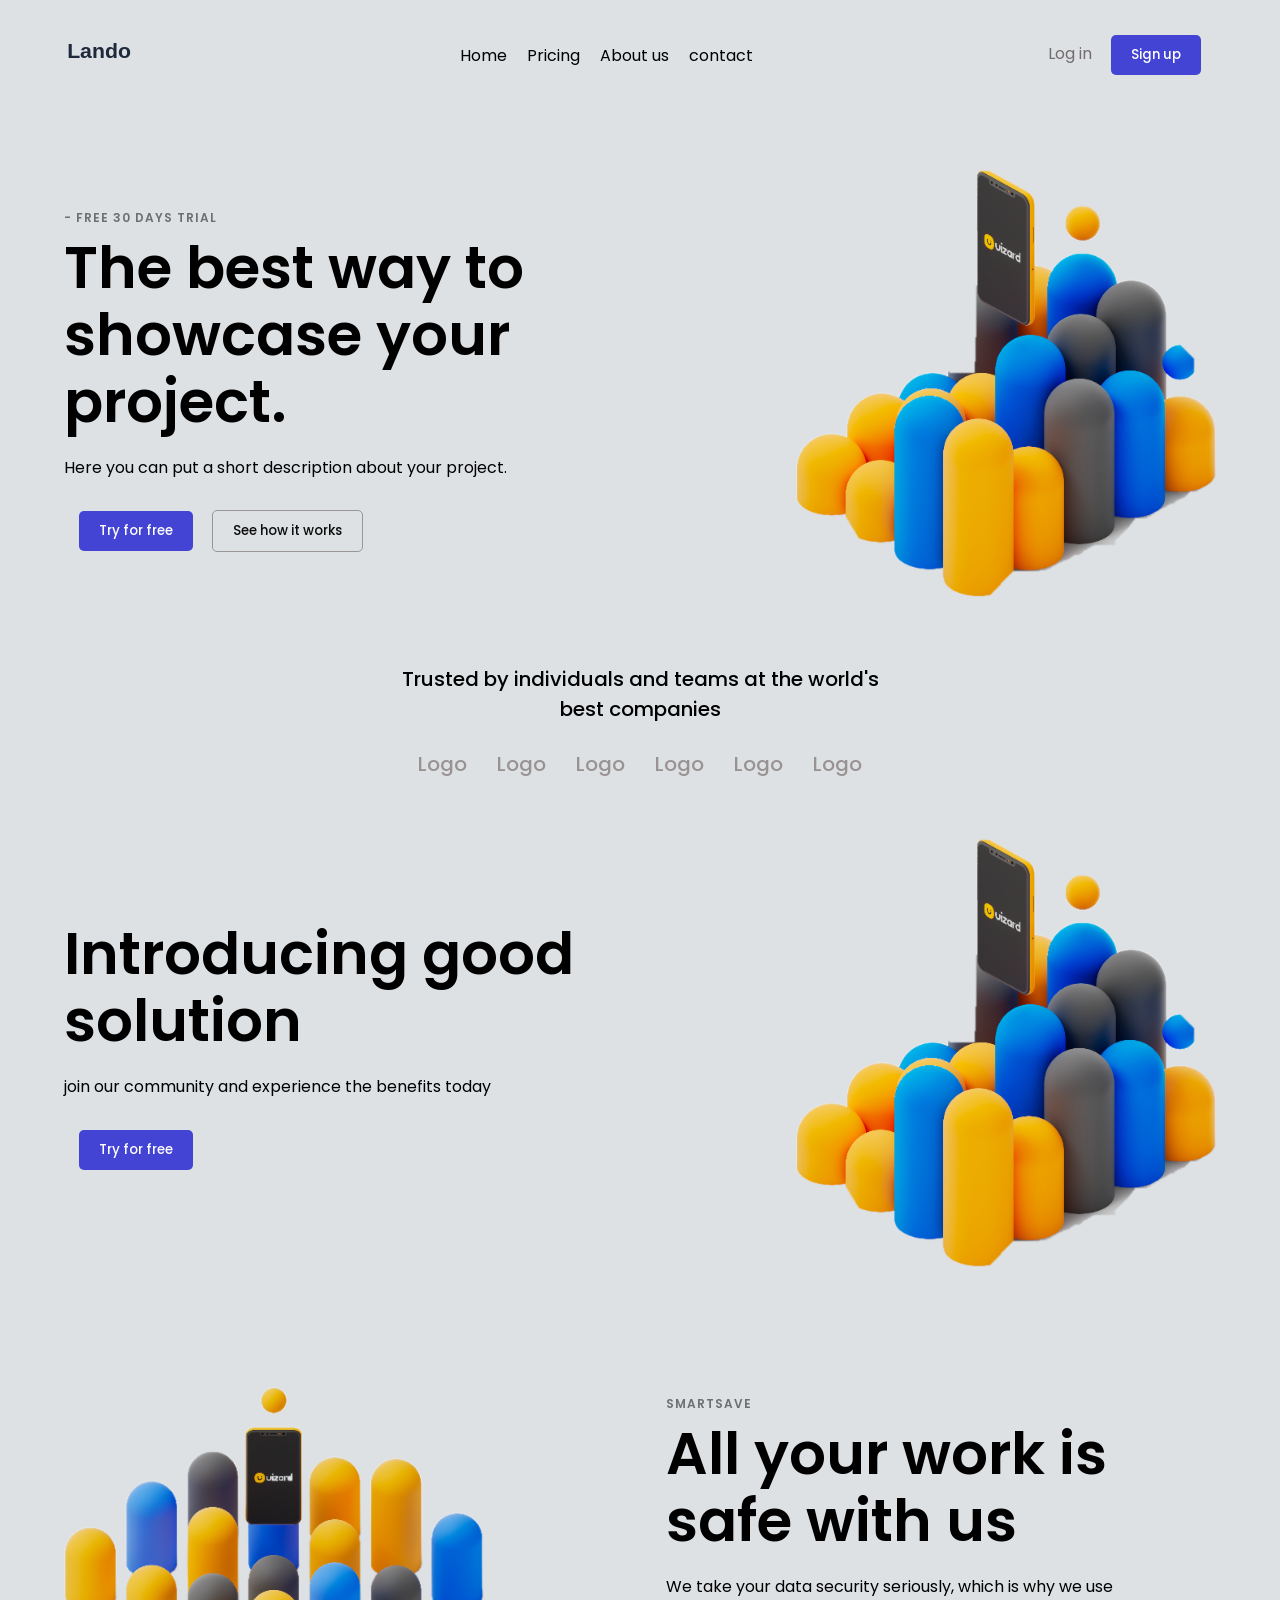
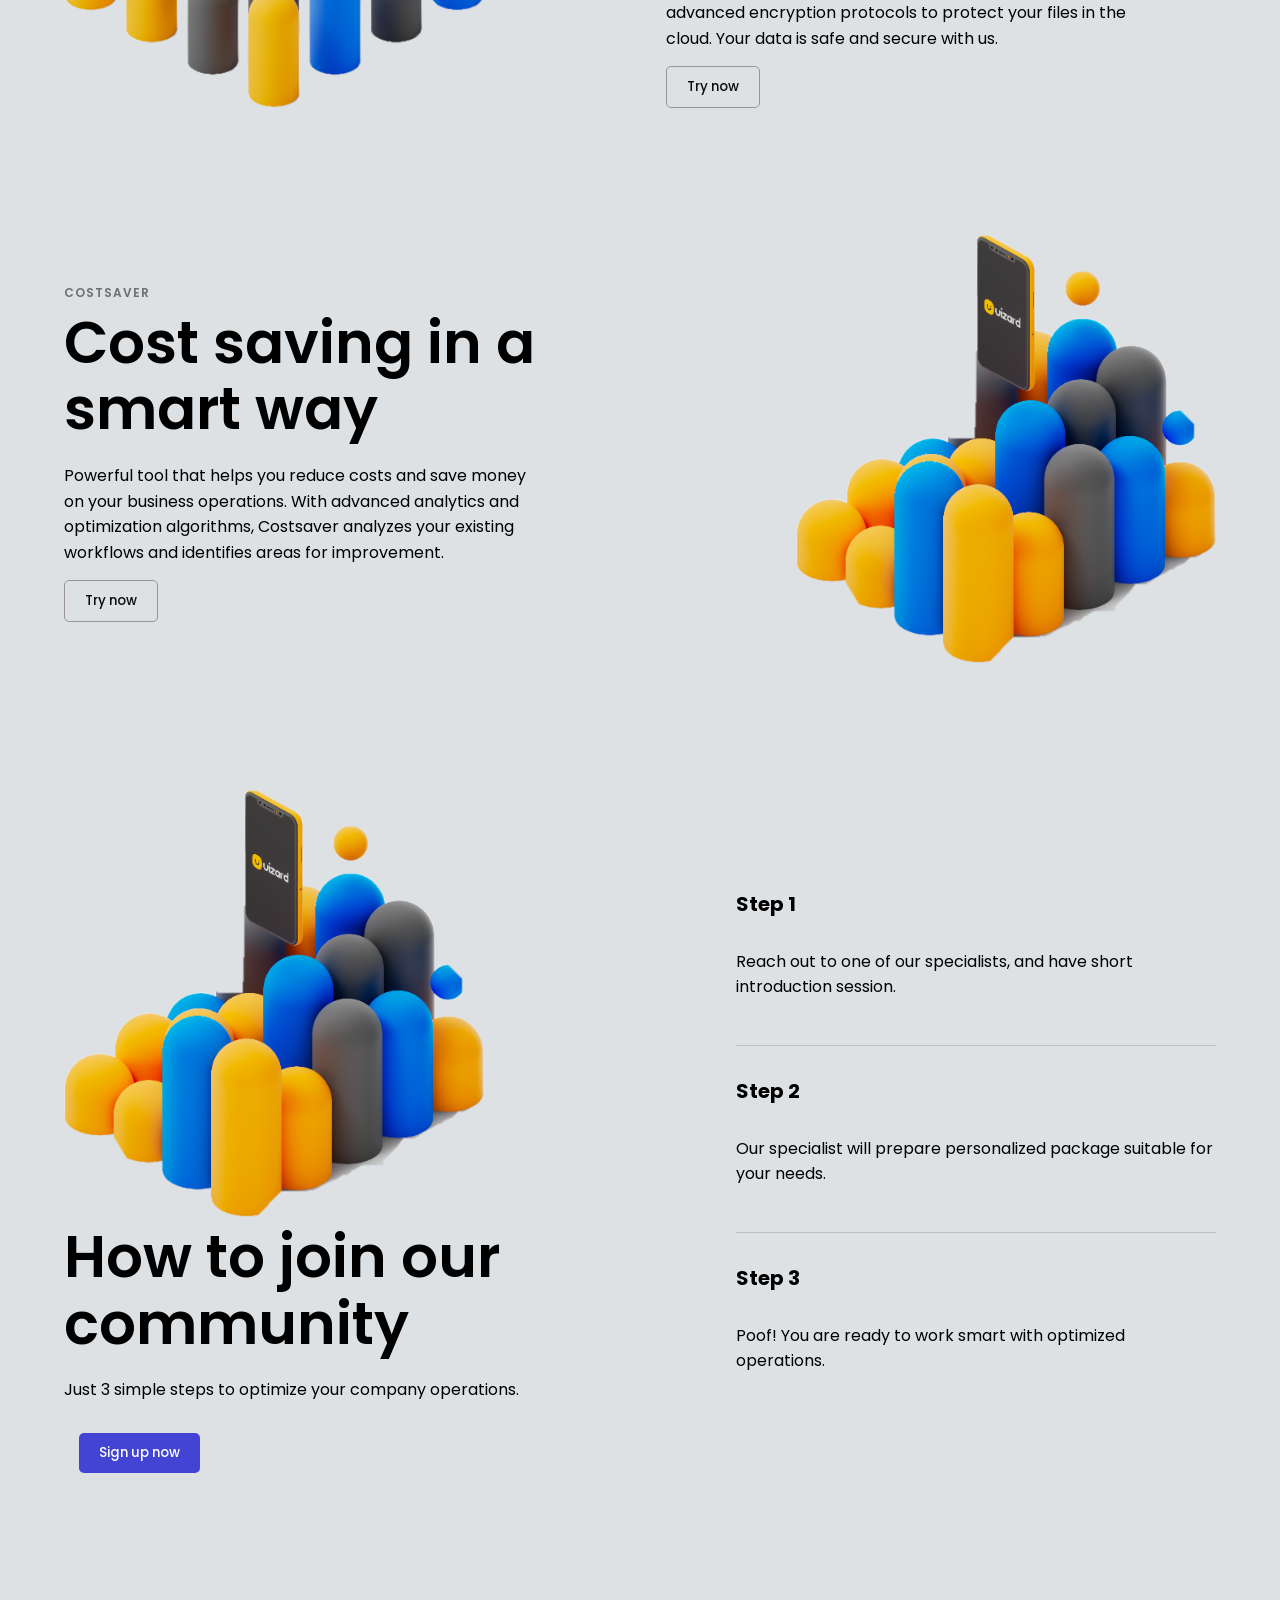
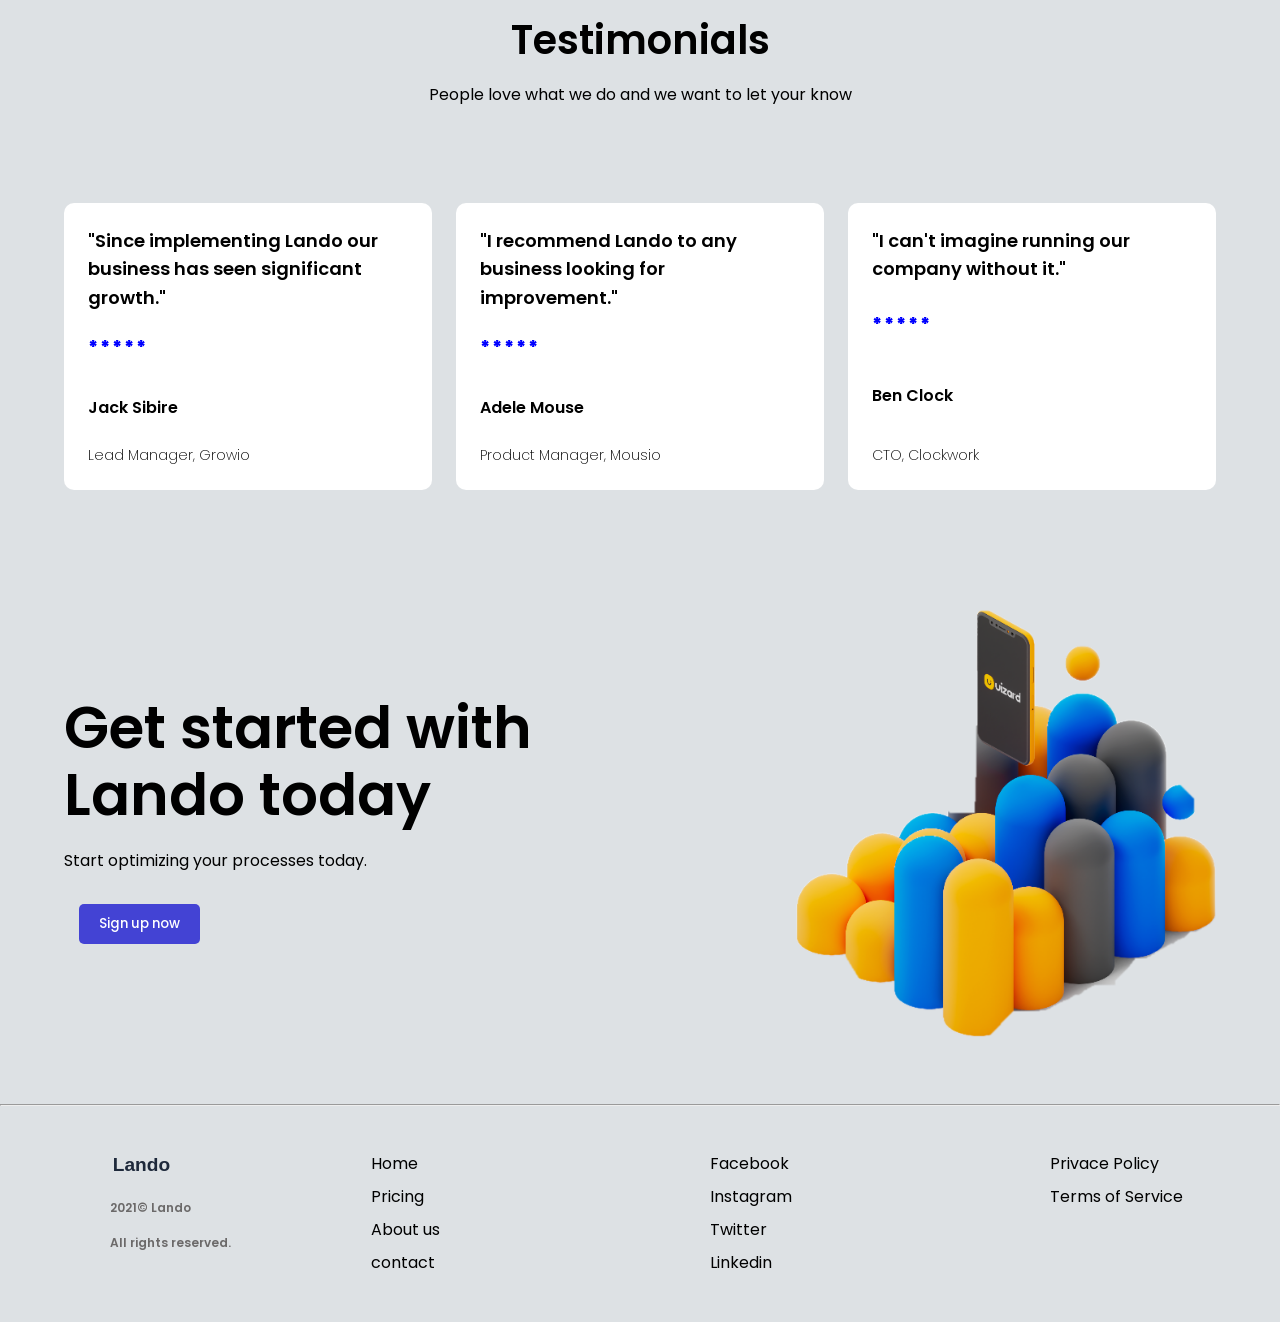
<file: index.html>
<!DOCTYPE html>
<html lang="en">

<head>
    <meta charset="UTF-8">
    <meta name="viewport" content="width=device-width, initial-scale=1.0">
    <title>mini-project</title>
    <link rel="stylesheet" href="./style.css">

</head>

<body>
    <nav class="navigation">
        <div>
            <img class="main-logo" src="./assets/logo.svg" alt="">
        </div>
        <div class="menu-links">
            <a href="index.html">Home</a>
            <a href="pricing.html">Pricing</a>
            <a href="about.html">About us</a>
            <a href="contact.html">contact</a>
        </div>
        <div>
            <a href="">Log in</a>
            <button class="btn-nav">Sign up</button>
        </div>
    </nav>

    <div class="home page0">
        <div class="home-p">
            <p class="badge">- FREE 30 DAYS TRIAL</p>
            <p class="head">The best way to showcase your project.</p>
            <p class="description">Here you can put a short description about your project.</p>
            <button class="btn-nav">Try for free</button>
            <button class="btn">See how it works</button>
        </div>
        <div>
            <img class="image image1" src="./assets/home-icon-2.png" alt="">
        </div>
    </div>
    <div class="design">
        <span>Trusted by individuals and teams at the world's <br> best companies </span><br>
        <div class="logo">
            <span>Logo</span>
            <span>Logo</span>
            <span>Logo</span>
            <span>Logo</span>
            <span>Logo</span>
            <span>Logo</span>
        </div>
    </div>
    <div class="home page-1">
        <div class="page-1.1">
            <p class="head">Introducing good solution</p>
            <p>join our community and experience the benefits today</p>
            <button class=" btn-nav">Try for free</button>
        </div>
        <img class="image image2" src="./assets/home-icon-2.png" alt="">
    </div>

    <div class="home page-2">
        <div>
            <img class="image image3" src="./assets/isolated_3d_graphic.png" alt="">
        </div>
        <div>
            <p class="badge">SMARTSAVE</p>
            <p class="head">All your work is safe
                with us</p>
            <p>We take your data security seriously, which is
                why we use advanced encryption protocols
                to protect your files in the cloud. Your data is
                safe and secure with us.</p>
            <button class=" btn">Try now</button>
        </div>
    </div>

    <div class="home page-3">
        <div>
            <p class="badge">COSTSAVER</p>
            <p class="head">Cost saving in a
                smart way</p>
            <p>Powerful tool that helps you reduce costs and save money on
                your business operations. With advanced analytics and
                optimization algorithms, Costsaver analyzes your existing
                workflows and identifies areas for improvement.</p>
            <button class=" btn">Try now</button>
        </div>
        <div>
            <img class="image image3" src="./assets/home-icon-2.png" alt="">
        </div>
    </div>

    <div class="home page-4">
        <div>
            <img class="image image3" src="./assets/home-icon-2.png" alt="">
            <p class="head">How to join our
                community</p>
            <p>Just 3 simple steps to optimize your company
                operations.</p>
            <button class=" btn-nav">Sign up now</button>
        </div>

        <div class="steps">
            <h1>step 1</h1>
            <p>Reach out to one of our specialists,
                and have short introduction session.</p>
            <hr>
            <h1>step 2</h1>
            <p>Our specialist will prepare
                personalized package suitable for
                your needs.</p>
            <hr>
            <h1>step 3</h1>
            <p>Poof! You are ready to work smart
                with optimized operations.</p>

        </div>

    </div>
    <div class="page-5">
        <p class="head-1"> Testimonials</p>
        <p class="p-5">People love what we do and we want to let your know</p>
    </div>
    <div class="card">
        <div class="cards card-1">
            <p class="review">"Since implementing
                Lando our business has
                seen significant growth."</p>
            <span class="star">*****</span><br>
            <span class="name">Jack Sibire</span><br>
            <span class="role">Lead Manager, Growio</span>
        </div>
        <div class="cards card-2">
            <p class="review">"I recommend Lando to
                any business looking for
                improvement."</p>
            <span class="star">*****</span><br>
            <span class="name">Adele Mouse</span><br>
            <span class="role">Product Manager, Mousio</span>
        </div>
        <div class="cards card-3">
            <p class="review">"I can't imagine running
                our company without it."</p>
            <span class="star">*****</span><br>
            <span class="name">Ben Clock</span><br>
            <span class="role">CTO, Clockwork</span>
        </div>
    </div>

    <div class="home page-6">
        <div>
            <p class="head">Get started with Lando today</p>
            <p>Start optimizing your processes today.</p>
            <button class=" btn-nav">Sign up now</button>
        </div>
        <div>
            <img class="image image3" src="./assets/home-icon-2.png" alt="">
        </div>
    </div>
    <hr>
    <nav class="navigation-down">
        <div class="nav-1">
            <img class="logo-1" src="./assets/logo.svg" alt="">
            <p class="end">2021&copy; Lando</p>
            <p class="end">All rights reserved.</p>
        </div>
        <div class="menu1-links links ">
            <a href="">Home</a>
            <a href="">Pricing</a>
            <a href="">About us</a>
            <a href="">contact</a>
        </div>
        <div class="social-links links">
            <a href="">Facebook</a>
            <a href="">Instagram</a>
            <a href="">Twitter</a>
            <a href="">Linkedin</a>
        </div>
        <div class="policy-links links">
            <a href="">Privace Policy</a>
            <a href="">Terms of Service</a>
        </div>
</body>

</html>
</file>
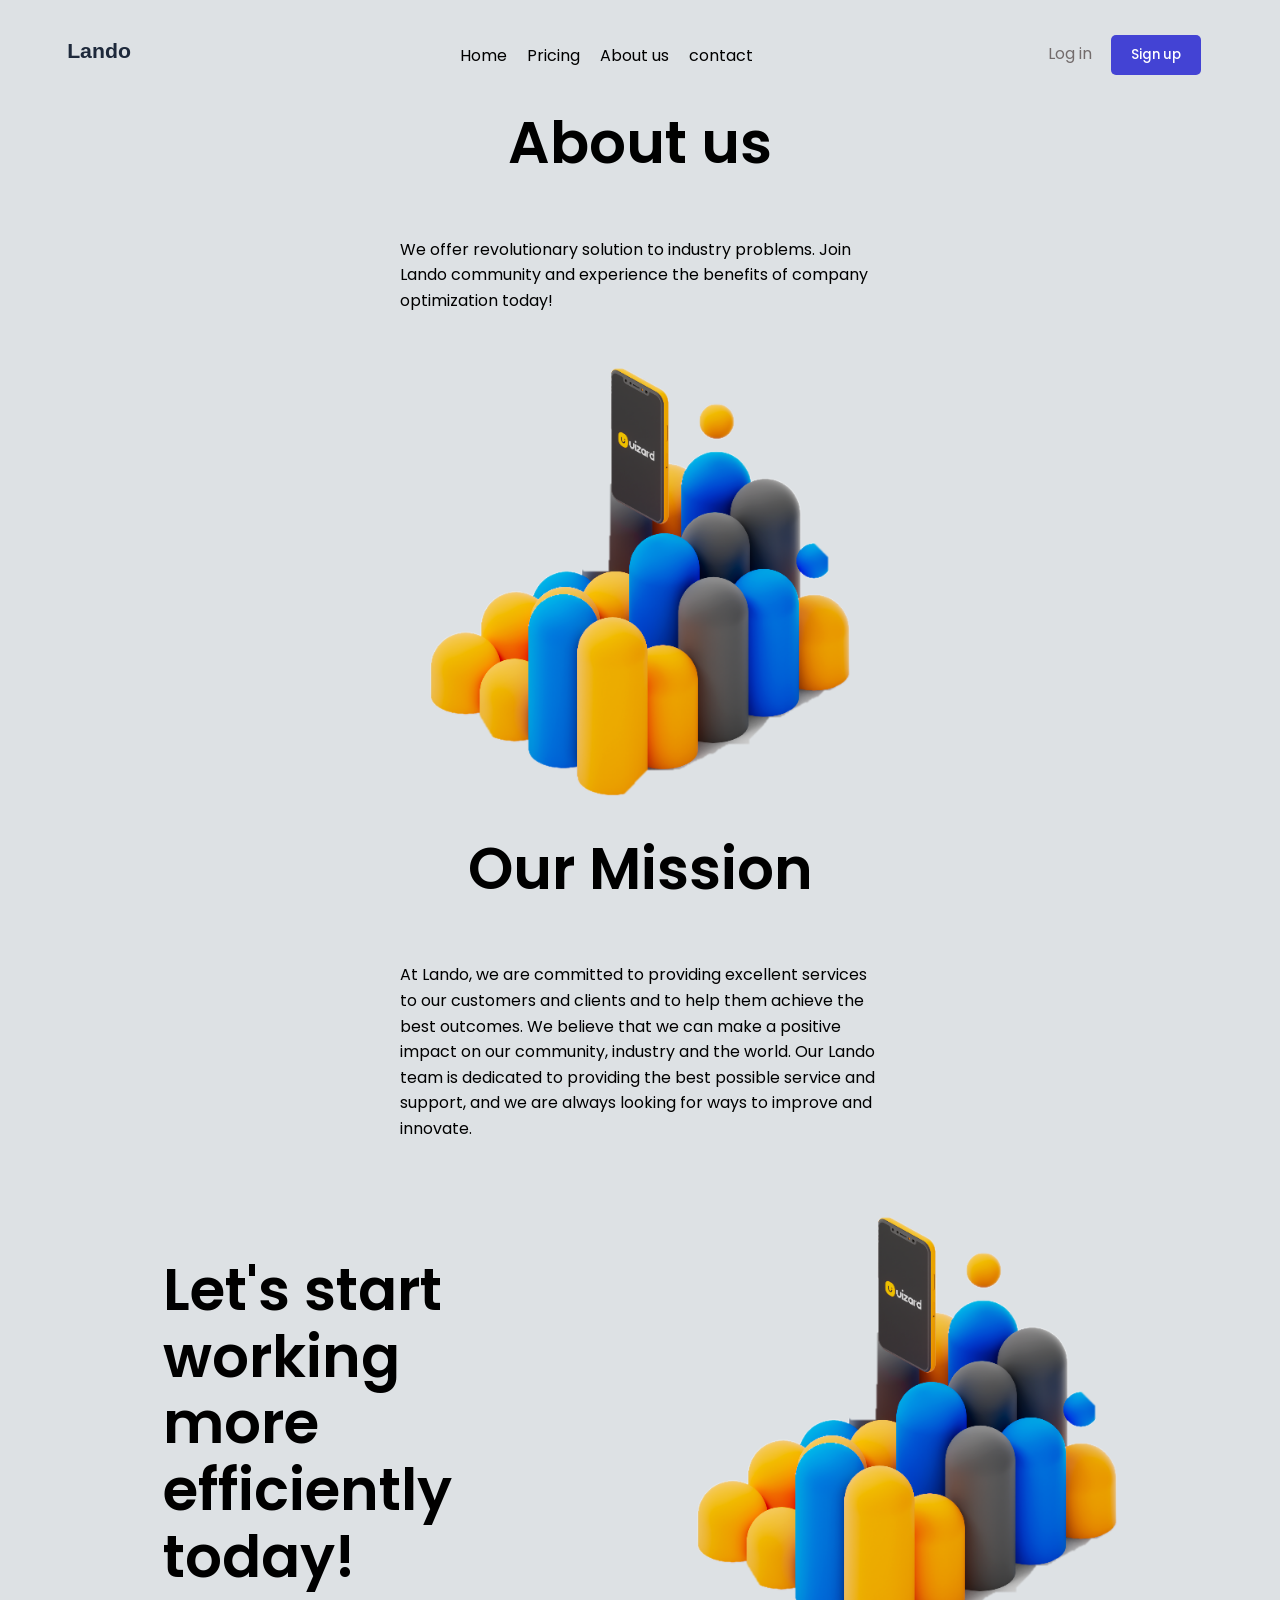
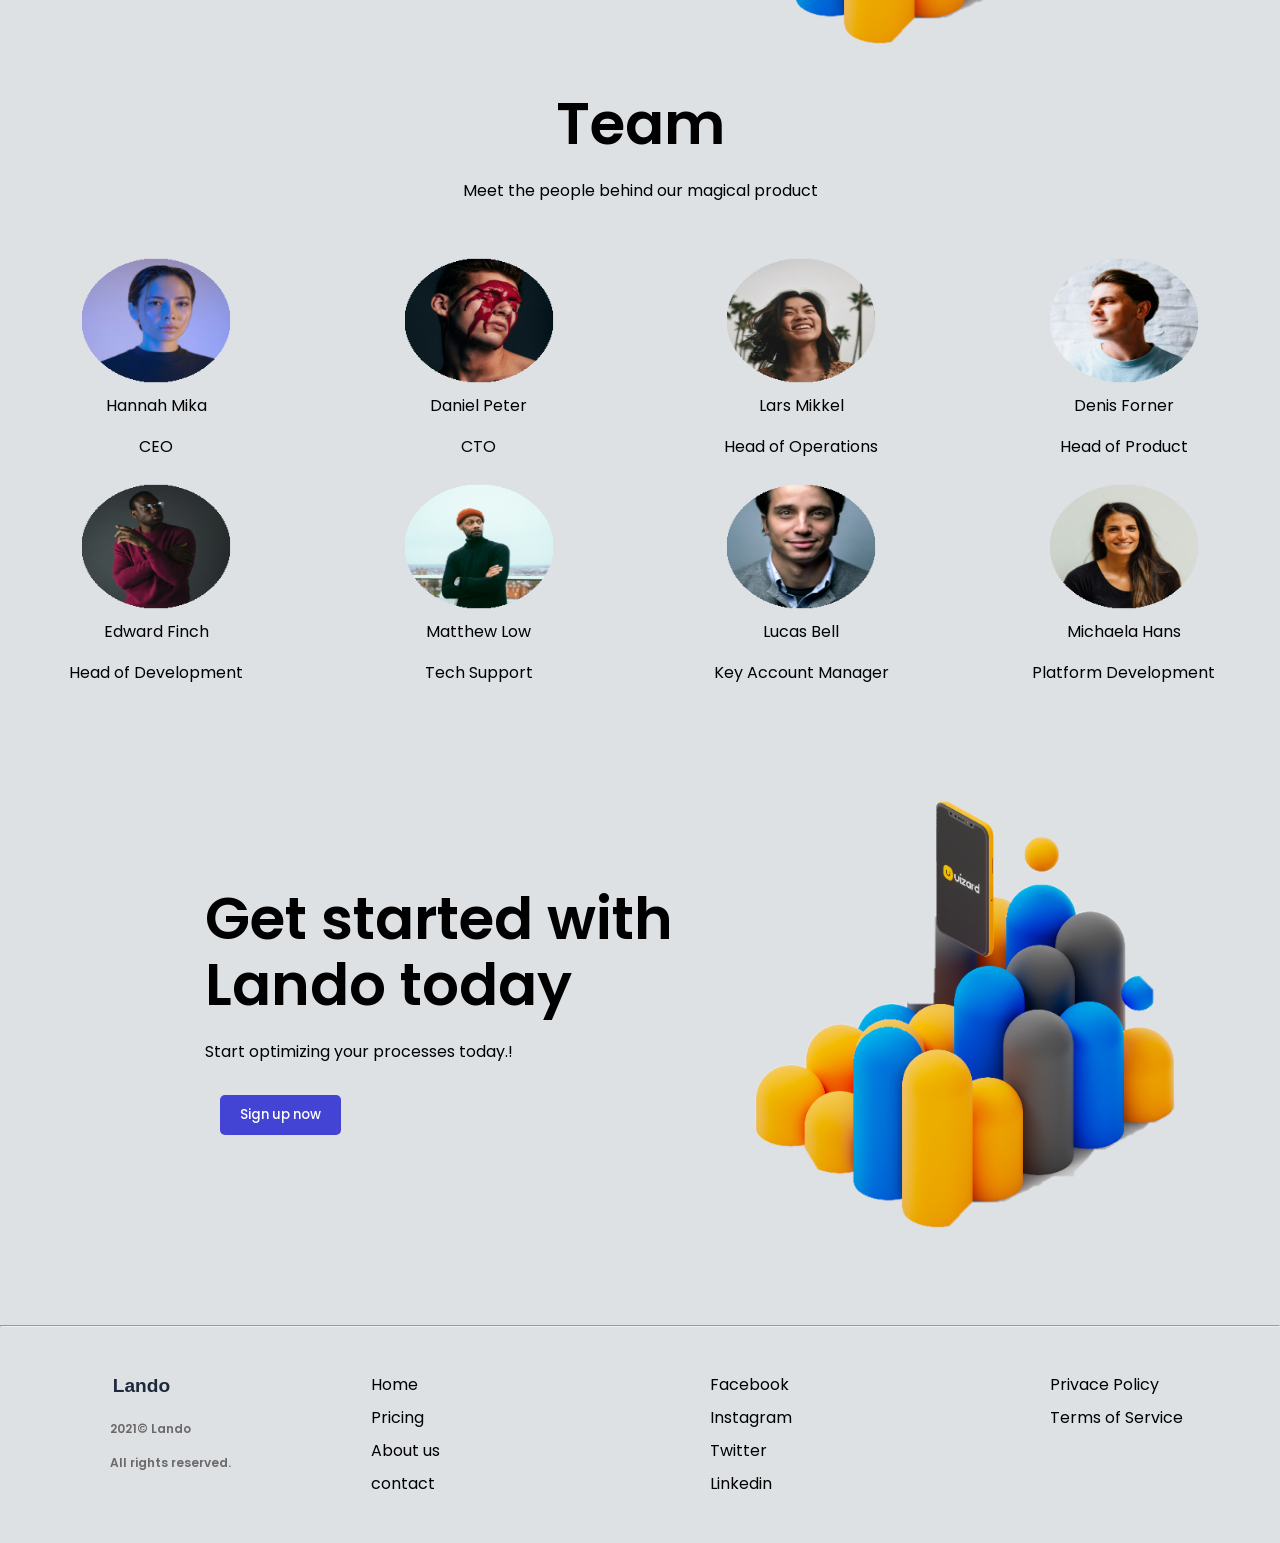
<file: about.html>
<!DOCTYPE html>
<html lang="en">

<head>
    <meta charset="UTF-8">
    <meta name="viewport" content="width=device-width, initial-scale=1.0">
    <title>mini-project</title>
    <link rel="stylesheet" href="./style.css">

</head>

<body>
    <nav class="navigation">
        <div>
            <img class="main-logo" src="./assets/logo.svg" alt="">
        </div>
        <div class="menu-links">
            <a href="index.html">Home</a>
            <a href="pricing.html">Pricing</a>
            <a href="about.html">About us</a>
            <a href="contact.html">contact</a>
        </div>
        <div>
            <a href="">Log in</a>
            <button class="btn-nav">Sign up</button>
        </div>
    </nav>

    <div class="about-us">
        <div class="abt1">
            <p class="head">About us </p>
            <p class="description">We offer revolutionary solution to industry
                problems. Join Lando community and experience
                the benefits of company optimization today!</p>
            <img class="image" src="./assets/home-icon-2.png" alt="">
            <p class="head">Our Mission </p>
            <p class="description">At Lando, we are committed to providing excellent services to our customers
                and clients and to help them achieve the best outcomes. We believe that we can
                make a positive impact on our community, industry and the world. Our Lando
                team is dedicated to providing the best possible service and support, and we
                are always looking for ways to improve and innovate.</p>

        </div>
        <div class="abt2">
            <p class="head">Let's start <br>
                working <br>
                more<br>
                efficiently<br>
                today!</p>
            <div>
                <img class="image" src="./assets/home-icon-2.png" alt="">
            </div>
        </div>
        <div class="abt3">
            <div class="abt3-1">
                <p class="abt3 head">Team </p>
                <p class="abt3 description">Meet the people behind our magical product</p>
            </div>
            <div class="container">
                <!-- div.box-$*9{box-$} -->
                <div class="box box-1">
                    <img class="img" src="./assets/headshots/hannah_mika.png" alt="">
                    <p>Hannah Mika</p>
                    <p>CEO</p>
                </div>
                <div class="box box-2">
                    <img class="img" src="./assets/headshots/daniel_peter.png" alt="">
                    <p>Daniel Peter</p>
                    <p>CTO</p>
                </div>
                <div class="box box-3">
                    <img class="img" src="./assets/headshots/lars_mikkel.png" alt="">
                    <p>Lars Mikkel
                    </p>
                    <p>Head of Operations</p>
                </div>
                <div class="box box-4">
                    <img class="img" src="./assets/headshots/denis_forner.png" alt="">
                    <p>Denis Forner
                    </p>
                    <p>Head of Product</p>
                </div>
                <div class="box box-5">
                    <img class="img" src="./assets/headshots/edward_finch.png" alt="">
                    <p>Edward Finch
                    </p>
                    <p>Head of Development</p>
                </div>
                <div class="box box-6">
                    <img class="img" src="./assets/headshots/matthew_low.png" alt="">
                    <p>Matthew Low
                    </p>
                    <p>Tech Support</p>
                </div>
                <div class="box box-7">
                    <img class="img" src="./assets/headshots/lucas_bell.png" alt="">
                    <p>Lucas Bell
                    </p>
                    <p>Key Account Manager</p>
                </div>
                <div class="box box-8">
                    <img class="img" src="./assets/headshots/michaela_hans.png" alt="">
                    <p>Michaela Hans
                    </p>
                    <p>Platform Development</p>
                </div>
            </div>
        </div>



    </div>
    <div class="abt4">
        <div>
            <p class="head">Get started with
                Lando today </p>
            <p class="description">Start optimizing your processes today.!</p>
            <button class=" btn-nav">Sign up now</button>
        </div>
        <div>
            <img class="image" src="./assets/home-icon-2.png" alt="">
        </div>

    </div>


    <hr>
    <nav class="navigation-down">
        <div class="nav-1">
            <img class="logo-1" src="./assets/logo.svg" alt="">
            <p class="end">2021&copy; Lando</p>
            <p class="end">All rights reserved.</p>
        </div>
        <div class="menu1-links links ">
            <a href="">Home</a>
            <a href="">Pricing</a>
            <a href="">About us</a>
            <a href="">contact</a>
        </div>
        <div class="social-links links">
            <a href="">Facebook</a>
            <a href="">Instagram</a>
            <a href="">Twitter</a>
            <a href="">Linkedin</a>
        </div>
        <div class="policy-links links">
            <a href="">Privace Policy</a>
            <a href="">Terms of Service</a>
        </div>
</body>

</html>
</file>
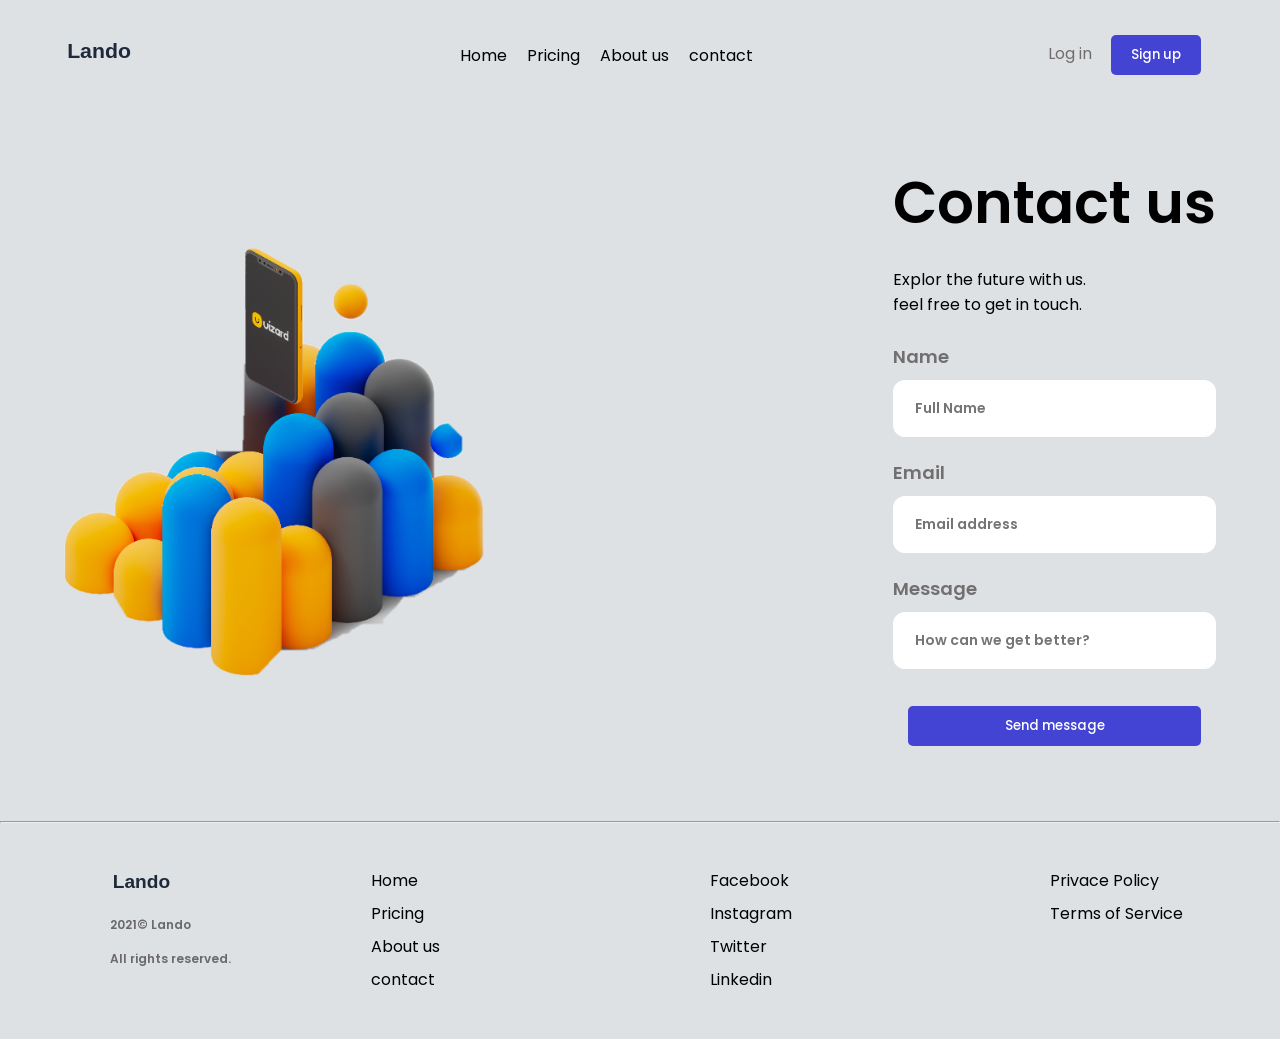
<file: contact.html>
<!DOCTYPE html>
<html lang="en">

<head>
    <meta charset="UTF-8">
    <meta name="viewport" content="width=device-width, initial-scale=1.0">
    <title>mini-project</title>
    <link rel="stylesheet" href="./style.css">

</head>

<body>
    <nav class="navigation">
        <div>
            <img class="main-logo" src="./assets/logo.svg" alt="">
        </div>
        <div class="menu-links">
            <a href="index.html">Home</a>
            <a href="pricing.html">Pricing</a>
            <a href="about.html">About us</a>
            <a href="contact.html">contact</a>
        </div>
        <div>
            <a href="">Log in</a>
            <button class="btn-nav">Sign up</button>
        </div>
    </nav>
    <div class="contact">
        <div>
            <img class="image" src="./assets/home-icon-2.png" alt="">
        </div>
        <div class="form-group">
            <p class="head">Contact us</p>
            <p class="description"> Explor the future with us.<br>feel free to get in touch. </p>
            <form class="contact-form">
                <div class="form-group">
                    <label for="name">Name</label>
                    <input type="text" id="name" name="name" placeholder="Full Name">
                </div>

                <div class="form-group">
                    <label for="email">Email</label>
                    <input type="email" id="email" name="email" placeholder="Email address">
                </div>

                <div class="form-group">
                    <label for="message">Message</label>
                    <input type="text" id="message" name="message" placeholder="How can we get better?">
                </div>

                <button type="submit" class="btn-nav">Send message</button>
            </form>
        </div>
    </div>
    <hr>
    <nav class="navigation-down">
        <div class="nav-1">
            <img class="logo-1" src="./assets/logo.svg" alt="">
            <p class="end">2021&copy; Lando</p>
            <p class="end">All rights reserved.</p>
        </div>
        <div class="menu1-links links ">
            <a href="">Home</a>
            <a href="">Pricing</a>
            <a href="">About us</a>
            <a href="">contact</a>
        </div>
        <div class="social-links links">
            <a href="">Facebook</a>
            <a href="">Instagram</a>
            <a href="">Twitter</a>
            <a href="">Linkedin</a>
        </div>
        <div class="policy-links links">
            <a href="">Privace Policy</a>
            <a href="">Terms of Service</a>
        </div>
</body>

</html>
</file>
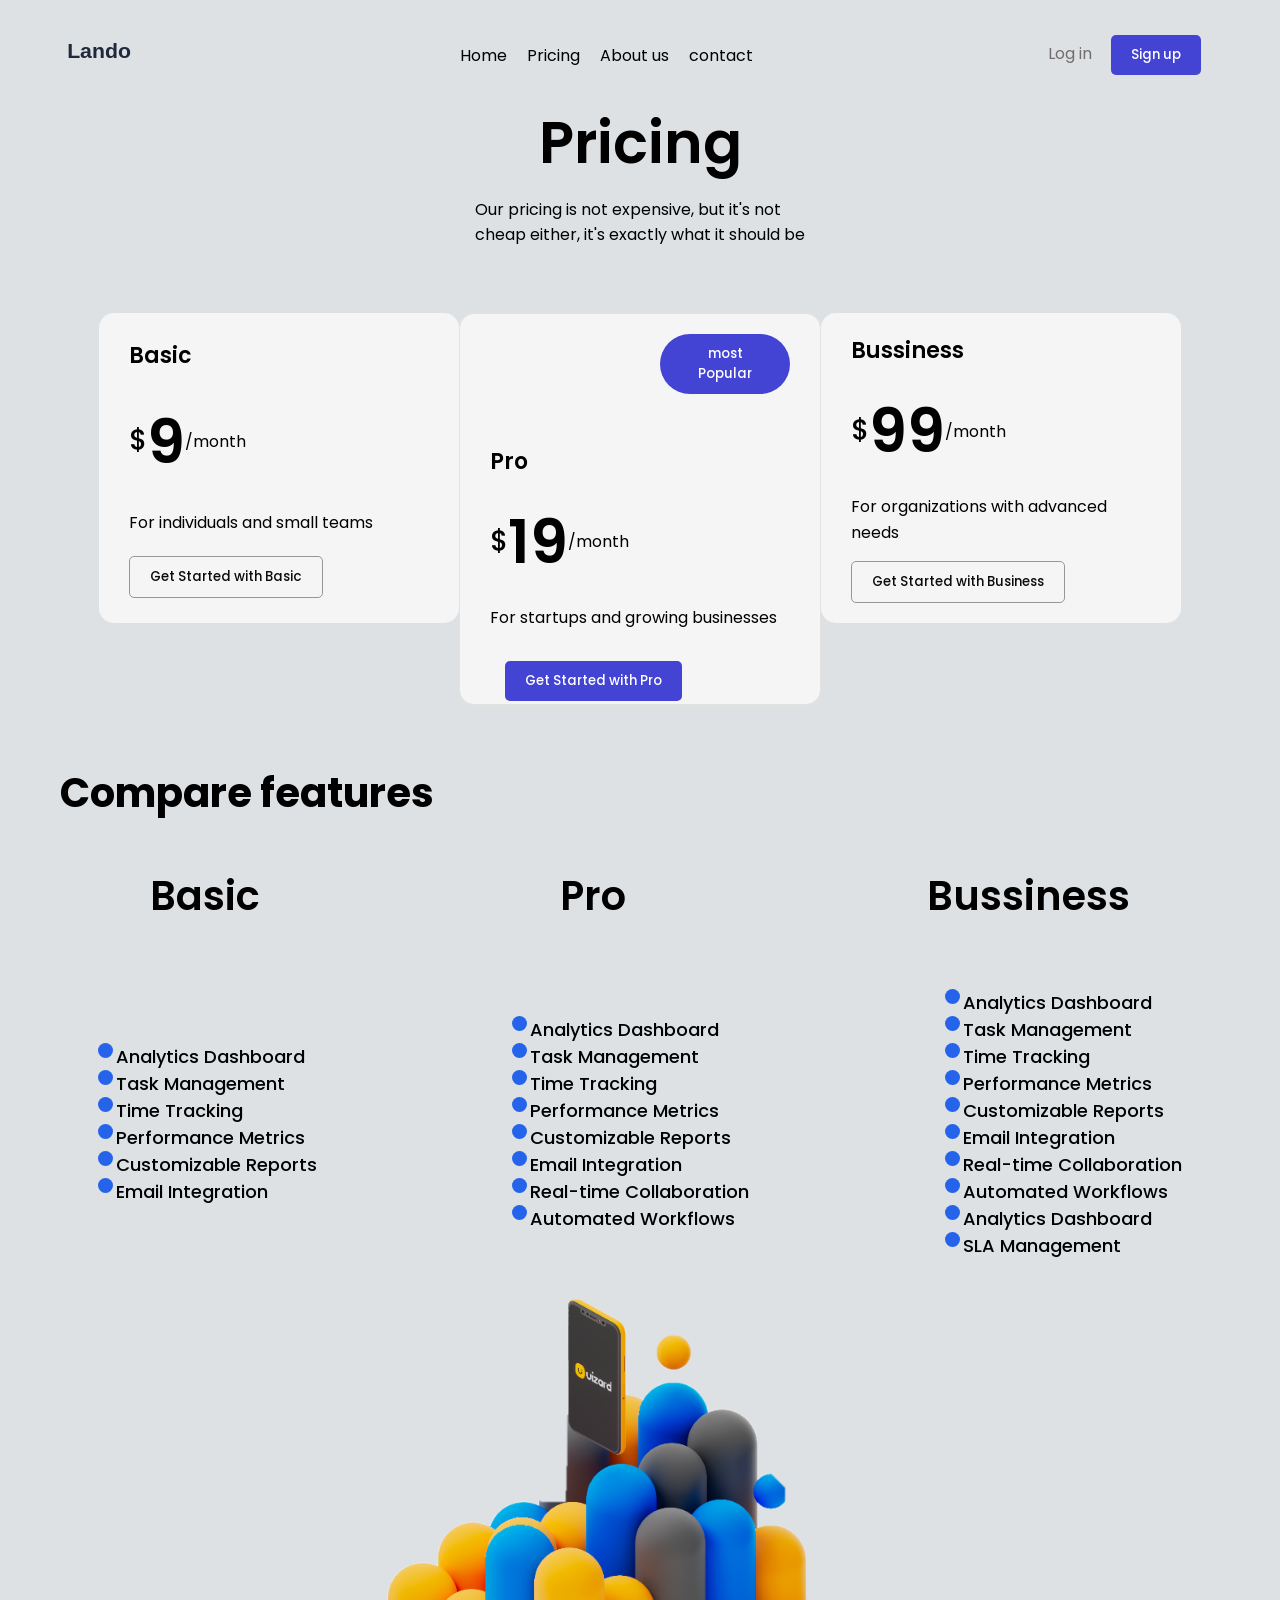
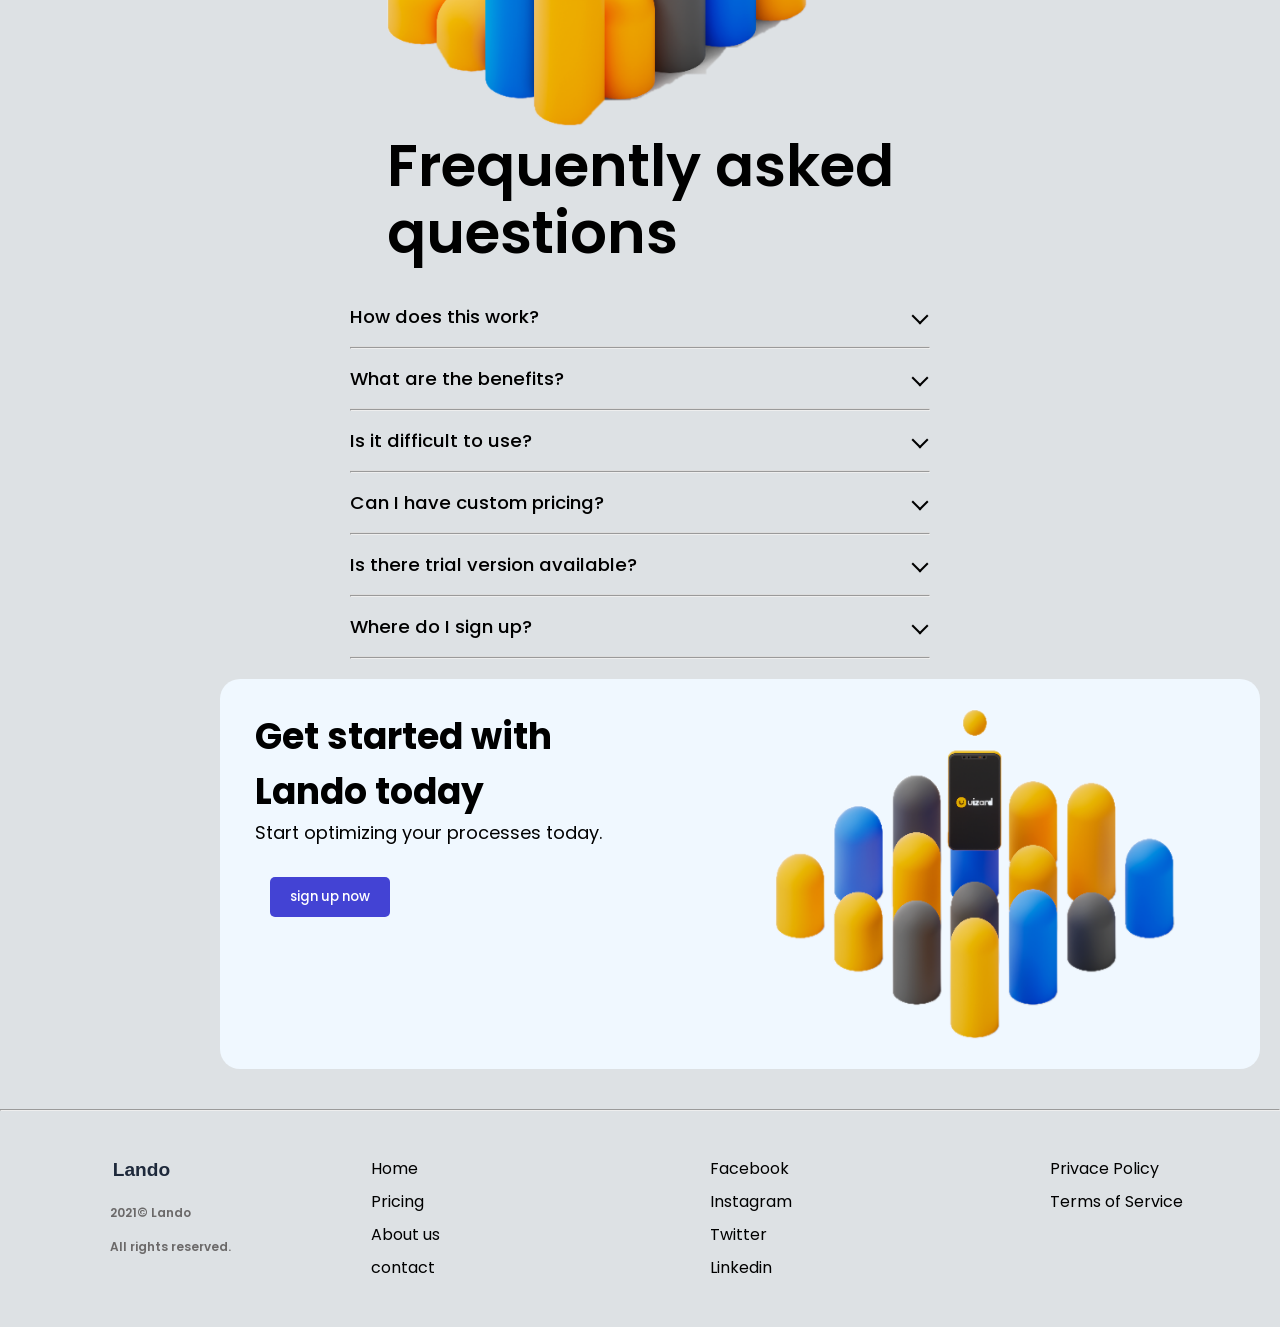
<file: pricing.html>
<!DOCTYPE html>
<html lang="en">

<head>
    <meta charset="UTF-8">
    <meta name="viewport" content="width=device-width, initial-scale=1.0">
    <title>mini-project</title>
    <link rel="stylesheet" href="./style.css">

</head>

<body>
    <nav class="navigation">
        <div>
            <img class="main-logo" src="./assets/logo.svg" alt="">
        </div>
        <div class="menu-links">
            <a href="index.html">Home</a>
            <a href="pricing.html">Pricing</a>
            <a href="about.html">About us</a>
            <a href="contact.html">contact</a>
        </div>
        <div>
            <a href="">Log in</a>
            <button class="btn-nav">Sign up</button>
        </div>
    </nav>

    <div class="price">
        <div class="price-1">
            <p class="head">Pricing</p>
            <p class="description">Our pricing is not expensive, but it's not <br>
                cheap either, it's exactly what it should be</p>
        </div>
        <div class="price-2">
            <!-- div.box-$*9{box-$} -->
            <div class="box box-1">
                <p class="plan-type">Basic</p>
                <div class="price-design">
                    <p class="doller-tag">$</p>
                    <p class="price-tag">9</p>
                    <p class="month">/month</p>
                </div>
                <p class="plan-text">For individuals and small
                    teams</p>
                <button class="btn">Get Started with Basic</button>
            </div>
            <div class="box box-2">
                <button class="btn-nav nav1">most Popular</button>
                <p class="plan-type">Pro</p>
                <div class="price-design">
                    <p class="doller-tag">$</p>
                    <p class="price-tag">19</p>
                    <p class="month">/month</p>
                </div>
                <p class="plan-text">For startups and growing
                    businesses</p>
                <button class="btn-nav">Get Started with Pro</button>
            </div>
            <div class="box box-3">
                <p class="plan-type">Bussiness</p>
                <div class="price-design">
                    <p class="doller-tag">$</p>
                    <p class="price-tag">99</p>
                    <p class="month">/month</p>
                </div>
                <p class="plan-text">For organizations with
                    advanced needs</p>
                <button class="btn">Get Started with Business</button>

            </div>

        </div>
        <div class="price-3">
            <h1 class="hp">Compare features</h1>

            <div class="topic">
                <p class="head">Basic</p>
                <p class="head">Pro</p>
                <p class="head">Bussiness</p>
            </div>

            <div class="join">

                <div class="join-1">
                    <div class="features">
                        <span class="check-icon"></span>
                        <span class="feature-text">Analytics Dashboard</span>
                    </div>
                    <div class="features">
                        <span class="check-icon"></span>
                        <span class="feature-text">Task Management</span>
                    </div>
                    <div class="features">
                        <span class="check-icon"></span>
                        <span class="feature-text">Time Tracking</span>
                    </div>
                    <div class="features">
                        <span class="check-icon"></span>
                        <span class="feature-text">Performance Metrics</span>
                    </div>
                    <div class="features">
                        <span class="check-icon"></span>
                        <span class="feature-text">Customizable Reports</span>
                    </div>
                    <div class="features">
                        <span class="check-icon"></span>
                        <span class="feature-text">Email Integration</span>
                    </div>
                </div>

                <div class="join-2">
                    <div class="features">
                        <span class="check-icon"></span>
                        <span class="feature-text">Analytics Dashboard</span>
                    </div>
                    <div class="features">
                        <span class="check-icon"></span>
                        <span class="feature-text">Task Management</span>
                    </div>
                    <div class="features">
                        <span class="check-icon"></span>
                        <span class="feature-text">Time Tracking</span>
                    </div>
                    <div class="features">
                        <span class="check-icon"></span>
                        <span class="feature-text">Performance Metrics</span>
                    </div>
                    <div class="features">
                        <span class="check-icon"></span>
                        <span class="feature-text">Customizable Reports</span>
                    </div>
                    <div class="features">
                        <span class="check-icon"></span>
                        <span class="feature-text">Email Integration</span>
                    </div>
                    <div class="features">
                        <span class="check-icon"></span>
                        <span class="feature-text">Real-time Collaboration</span>
                    </div>
                    <div class="features">
                        <span class="check-icon"></span>
                        <span class="feature-text">Automated Workflows</span>
                    </div>

                </div>
                <div class="join-3">
                    <div class="features">
                        <span class="check-icon"></span>
                        <span class="feature-text">Analytics Dashboard</span>
                    </div>
                    <div class="features">
                        <span class="check-icon"></span>
                        <span class="feature-text">Task Management</span>
                    </div>
                    <div class="features">
                        <span class="check-icon"></span>
                        <span class="feature-text">Time Tracking</span>
                    </div>
                    <div class="features">
                        <span class="check-icon"></span>
                        <span class="feature-text">Performance Metrics</span>
                    </div>
                    <div class="features">
                        <span class="check-icon"></span>
                        <span class="feature-text">Customizable Reports</span>
                    </div>
                    <div class="features">
                        <span class="check-icon"></span>
                        <span class="feature-text">Email Integration</span>
                    </div>
                    <div class="features">
                        <span class="check-icon"></span>
                        <span class="feature-text">Real-time Collaboration</span>
                    </div>
                    <div class="features">
                        <span class="check-icon"></span>
                        <span class="feature-text">Automated Workflows</span>
                    </div>
                    <div class="features">
                        <span class="check-icon"></span>
                        <span class="feature-text">Analytics Dashboard</span>
                    </div>
                    <div class="features">
                        <span class="check-icon"></span>
                        <span class="feature-text">SLA Management</span>
                    </div>

                </div>
            </div>
            <div>

            </div>



        </div>
        <div class="price-4">
            <div>
                <img class="image" src="./assets/home-icon-2.png" alt="">
                <p class="head">Frequently asked <br>questions</p>
            </div>
            <div class="faq-list">
                <div class="faq-row">
                    <span>How does this work?</span>
                    <span class="chevron"></span>
                </div>
                <hr>
                <div class="faq-row">
                    <span>What are the benefits?</span>
                    <span class="chevron"></span>
                </div>
                <hr>
                <div class="faq-row">
                    <span>Is it difficult to use?</span>
                    <span class="chevron"></span>
                </div>
                <hr>

                <div class="faq-row">
                    <span>Can I have custom pricing?</span>
                    <span class="chevron"></span>
                </div>
                <hr>
                <div class="faq-row">
                    <span>Is there trial version available?</span>
                    <span class="chevron"></span>
                </div>
                <hr>
                <div class="faq-row">
                    <span>Where do I sign up?</span>
                    <span class="chevron"></span>
                </div>

                <hr>
            </div>
        </div>
        <div class="price-5">
            <div class="pri">
                <h1 class="tag">Get started with <br> Lando today</h1>
                <p class="ptag">Start optimizing your processes today.</p>
                <button class="btn-nav">sign up now</button>
            </div>
            <div class="pri">
                <img class="img" src="./assets/isolated_3d_graphic.png" alt="">
            </div>
        </div>
    </div>


    <hr>
    <nav class="navigation-down">
        <div class="nav-1">
            <img class="logo-1" src="./assets/logo.svg" alt="">
            <p class="end">2021&copy; Lando</p>
            <p class="end">All rights reserved.</p>
        </div>
        <div class="menu1-links links ">
            <a href="">Home</a>
            <a href="">Pricing</a>
            <a href="">About us</a>
            <a href="">contact</a>
        </div>
        <div class="social-links links">
            <a href="">Facebook</a>
            <a href="">Instagram</a>
            <a href="">Twitter</a>
            <a href="">Linkedin</a>
        </div>
        <div class="policy-links links">
            <a href="">Privace Policy</a>
            <a href="">Terms of Service</a>
        </div>
</body>

</html>
</file>
<file: style.css>
@import url('https://fonts.googleapis.com/css2?family=Poppins:ital,wght@0,100;0,200;0,300;0,400;0,500;0,600;0,700;0,800;0,900;1,100;1,200;1,300;1,400;1,500;1,600;1,700;1,800;1,900&display=swap');

* {
    font-family: "Poppins", sans-serif;
    font-style: normal;
    padding: 0%;
    margin: 0%;
    background-color: rgb(221, 225, 228);
}

a {
    text-decoration: none;
    color: rgb(115, 108, 108);
}

p {
    font-size: 16px;
    max-width: 480px;
    line-height: 1.6;
    margin-bottom: 15px;
}

.navigation {
    display: flex;
    justify-content: space-between;
    align-items: center;
    padding: 20px 5%;
    max-width: 1200px;
}

.main-logo {
    width: 100px;
    /* display: block;
    height: auto; */
}

.menu-links {
    display: flex;
    gap: 20px;
    cursor: pointer;
    align-items: center;
}

.menu-links a {
    color: black;
    font: 600;
    transition: color 0.2s;
}

.menu-links a:hover {
    color: rgb(99, 99, 222);
}

.btn-nav {
    padding: 10px 20px;
    border-radius: 5px;
    margin: 15px;
    border: none;
    background-color: rgb(67, 67, 212);
    color: white;
    cursor: pointer;
    font-weight: 500;
    transition: 0.3s;
}

.btn-nav:hover {
    background-color: rgb(240, 240, 246);
    color: black;
}

.btn {
    padding: 10px 20px;
    border-radius: 5px;
    border: 1px solid rgb(155, 149, 149);
    background-color: transparent;
    color: rgb(12, 12, 12);
    cursor: pointer;
    font-weight: 500;
    transition: 0.3s;
}

.btn:hover {
    background-color: rgb(67, 67, 212);
    color: white;
    border: none;
}

.home {
    display: flex;
    justify-content: space-between;
    align-items: center;
    max-width: 1200px;
    padding: 60px 5%;
    gap: 40px;
    min-height: auto;
}

.badge {
    font-size: 12px;
    font-weight: 600;
    color: rgb(109, 111, 113);
    letter-spacing: 1px;
    margin-bottom: 8px;
}

.head {
    max-width: 550px;
    font-size: 58px;
    /* font-size: clamp(2rem, 4vw, 3.5rem); */
    font-weight: 600;
    line-height: 1.15;
    margin-bottom: 20px;
}

.head-1 {
    font-size: 40px;
    /* font-size: clamp(1.8rem, 3.5vw, 2.5rem); */
    font-weight: 600;
    text-align: center;
    margin-bottom: 10px;
}

.image {
    width: 100%;
    max-width: 420px;
    object-fit: contain;
    height: auto;
}

.design {
    text-align: center;
}

.design span {
    font-size: 20px;
    font-weight: 500;
}

.logo {
    font-weight: 600;
    color: rgb(153, 146, 146);
    font-size: 24px;
    display: flex;
    margin-top: 25px;
    justify-content: center;
    align-items: center;
    gap: 30px;
    flex-wrap: wrap;
}

.steps {
    display: flex;
    flex-direction: column;
    row-gap: 30px;
}


.steps h1 {
    font-size: 20px;
    font-weight: 700;
    text-transform: capitalize;
}

.steps hr {
    border: none;
    border-top: 1px solid rgba(0, 0, 0, 0.15);
}


.page-5 {
    display: flex;
    flex-direction: column;
    align-items: center;
    text-align: center;
    padding: 60px;
}

.p-5 {
    font-size: 16px;
    max-width: 600px;
}


.card {
    display: flex;
    justify-content: center;
    gap: 24px;
    max-width: 1200px;
    flex-wrap: wrap;
    margin: 20px auto 60px;
    padding: 0 5%;

}

.cards {
    flex: 1 1 280px;
    max-width: 350px;
    padding: 24px;
    border: none;
    background: white;
    color: black;
    border-radius: 10px;
    display: flex;
    flex-direction: column;
    justify-content: space-between;
}


.review {
    font-size: 18px;
    font-weight: 600;
    background-color: white;
    margin-bottom: 20px;
}

.star {
    color: blue;
    font-size: 18px;
    font-weight: 900;
    background-color: white;
    letter-spacing: 2px;
    margin-bottom: 10px;
    display: block;
}

.name {
    font-size: 16px;
    font-weight: 600;
    background-color: white;

}

.role {
    background-color: white;
    font-size: 14px;
    font-weight: 200;
}

.navigation-down {
    display: flex;
    justify-content: space-around;
    padding: 20px 15px;
    margin: 25px;
    row-gap: 10px;
    width: 100%;

}

.logo-1 {
    width: 90px;
    height: auto;
    margin-bottom: 12px;
}

.end {
    font-size: 12px;
    font-weight: 600;
    color: rgb(107, 105, 105);
}


.menu1-links {
    width: 200px;
    display: flex;
    flex-direction: column;
    justify-items: flex-start;
    row-gap: 8px;
}

.social-links {
    width: 200px;
    display: flex;
    flex-direction: column;
    justify-items: flex-start;
    row-gap: 8px;
}

.policy-links {
    width: 200px;
    height: 126px;
    display: flex;
    flex-direction: column;
    row-gap: 8px;
}

.links a {
    color: black;
    font: 800;
}

.links a:hover {
    color: rgb(99, 99, 222);
}

@media (max-width: 992px) {

    .home-page {
        gap: 30px;
        padding: 40px 5%;
    }

    .image {
        max-width: 320px;
    }
}

@media (max-width: 768px) {

    /* Stack navigation */
    .navigation {
        flex-direction: column;
        gap: 15px;
        text-align: center;
    }

    .menu-links {
        flex-wrap: wrap;
        justify-content: center;
        gap: 15px;
    }

    /* Stack sections into columns rather than shrinking elements */
    .home {
        flex-direction: column;
        text-align: center;
        padding: 40px 5%;
    }

    /* Reverse order on alternate sections so visual hierarchy stays balanced */
    .page-2,
    .page-4,
    .page-6 {
        flex-direction: column-reverse;
    }

    .head,
    .head-1 {
        text-align: center;
        margin-left: auto;
        margin-right: auto;
    }

    p {
        margin-left: auto;
        margin-right: auto;
    }

    .image {
        max-width: 260px;
        margin-top: 20px;
    }

    .steps {
        text-align: left;
        margin-top: 20px;
        width: 100%;
    }

    /* Stack Footer columns */
    .navigation-down {
        flex-direction: column;
        align-items: center;
        text-align: center;
        gap: 25px;
    }

    .nav-1 {
        display: flex;
        flex-direction: column;
        align-items: center;
    }
}

/*contact page */

.contact {

    display: flex;
    justify-content: space-between;
    align-items: center;
    max-width: 1200px;
    padding: 60px 5%;
    gap: 40px;
    min-height: auto;
}

.contact-form {
    display: flex;
    flex-direction: column;
    gap: 22px;
}

.form-group {
    display: flex;
    flex-direction: column;
    gap: 10px
}

.form-group label {
    font-size: 18px;
    font-weight: 600;
    color: rgb(113, 111, 111);
}

.form-group input {
    font-size: 14px;
    font-weight: 600;
    background-color: white;
    border-radius: 12px;
    border: none;
    padding: 18px 22px;

}

@media (max-width:992px) {
    .contact {
        gap: 30px;
        padding: 40px
    }

    .image {
        max-width: 320px
    }
}

@media (max-width: 768px) {

    .contact {
        flex-direction: column;
        text-align: center;
        padding: 40px;
    }

    .image {
        max-width: 260px;
        margin-top: 20px;
    }
}


/* about page */
.about-us {
    max-width: 100%;
    margin: auto;
}

.abt1 {
    display: flex;
    flex-direction: column;
    justify-content: center;
    align-items: center;
    gap: 40px;
    margin-bottom: 20px;
}

.abt2 {
    display: flex;
    justify-content: space-around;
    align-items: center;
    gap: 40px;
    padding: 40px 60px;


}

.abt3-1 {
    width: 100%;
    display: flex;
    flex-direction: column;
    justify-content: center;
    align-items: center;
    margin-bottom: 40px;
}

.container {
    display: grid;
    grid-template-columns: repeat(4, 1fr);
    max-width: 100%;
    gap: 10px;
    margin-bottom: 50px;

}

.box {
    display: flex;
    flex-direction: column;
    justify-content: space-evenly;
    align-items: center;
}

.img {
    width: 150px;
    height: 125px;

    border-radius: 100px;
    margin-bottom: 10px;

}

.abt4 {
    width: 100%;
    display: flex;
    justify-content: center;
    align-items: center;
    margin-bottom: 40px;
    padding: 50px;
}


/* pricing page */

.price-1 {
    display: flex;
    flex-direction: column;
    justify-content: center;
    align-items: center;
    margin-bottom: 50px;
}

.price-2 {
    display: flex;
    justify-content: center;
    width: 100%;
    height: 400px;
    margin-bottom: 50px;
}

.price-2 {

    .box-1,
    .box-3 {
        background-color: whitesmoke;
        border-radius: 15px;
        width: 300px;
        align-items: flex-start;
        padding: 20px 30px;
        height: 270px;
        /* border: 0.5px solid rgb(15, 15, 14); */
    }

    .box-2 {
        border-radius: 15px;
        background-color: whitesmoke;
        width: 300px;
        align-items: flex-start;
        padding: 20px 30px;
        height: 350px;
        align-content: center;
        border: 0.5px solid rgb(226, 226, 223);

    }

    .plan-type,
    .price-tag,
    .doller-tag,
    .plan-text,
    .month {
        background-color: whitesmoke;

    }

    .price-design {
        display: flex;
        background-color: whitesmoke;
        justify-content: center;
        align-items: center;

    }

    .btn-nav.nav1 {
        margin: 0px 0px 50px 170px;
        border-radius: 70px;

    }

    .price-tag {
        font-size: 60px;
        font-weight: 600;
    }

    .doller-tag {
        font-size: 28px;
        font-weight: 500;
    }

    .plan-type {
        font-size: 22px;
        font-weight: 600;
    }
}

.check-icon {
    width: 15px;
    height: 15px;
    background-color: #2563eb;
    /* Royal blue */
    border-radius: 50%;
}

.price-3 {
    display: flex;
    flex-direction: column;
}

.topic {
    display: flex;
    justify-content: space-around;
    align-items: center;
}


.features {
    display: flex;
    gap: 3px;
}

.join {
    display: flex;
    justify-content: space-around;
    align-items: center;
    margin-bottom: 40px;

}

.price-3 {
    .hp {
        width: 100%;
        font-size: 40px;
        padding-left: 60px;

    }

    .head {
        font-size: 40px;
        padding: 50px;
    }

    pricehead {
        text-align: center;
        border: 1px solid black;
    }
}

.feature-text {
    font-size: 18px;
    font-weight: 500;
}



.price-4 {
    width: 100%;
    justify-content: center;
    align-items: center;
    display: flex;
    flex-direction: column;
}

.price-join {
    display: flex;
    flex-direction: column;
    justify-content: space-between;

}

.faq-list {
    width: 100%;
    max-width: 580px;
    display: flex;
    flex-direction: column;
}

.faq-row {
    display: flex;
    justify-content: space-between;
    align-items: center;
    padding: 16px 0;
    border-bottom: 1.5px solid #dcdcdc;
    font-size: 1.15rem;
    font-weight: 500;
    color: #000000;
}

.chevron {
    width: 10px;
    height: 10px;
    border-right: 2.5px solid #000000;
    border-bottom: 2.5px solid #000000;
    transform: rotate(45deg);
    margin-right: 4px;
}

.price-5 {
    margin-left: 220px;
    padding: 10px 30px;
    margin-bottom: 40px;
    margin-top: 20px;
    max-width: 980px;
    height: 370px;
    background-color: aliceblue;
    display: flex;
    justify-content: center;
    align-items: center;
    border-radius: 20px;
    gap: 70px;
}

.price-5 {
    .pri {
        width: 450px;
        height: 330px;
        background-color: aliceblue;


    }

    .img {
        width: 400px;
        height: 330px;
        background-color: rgb(240, 248, 255);
        /* background: aliceblue; */
        border-radius: 0%;
        padding-bottom: 30px;
        margin-bottom: 10px;


    }

    .tag {
        font-weight: 700;
        font-size: 36px;
        background-color: aliceblue;
    }

    .ptag {
        background-color: aliceblue;
        font-size: 18px;
    }
}
</file>
